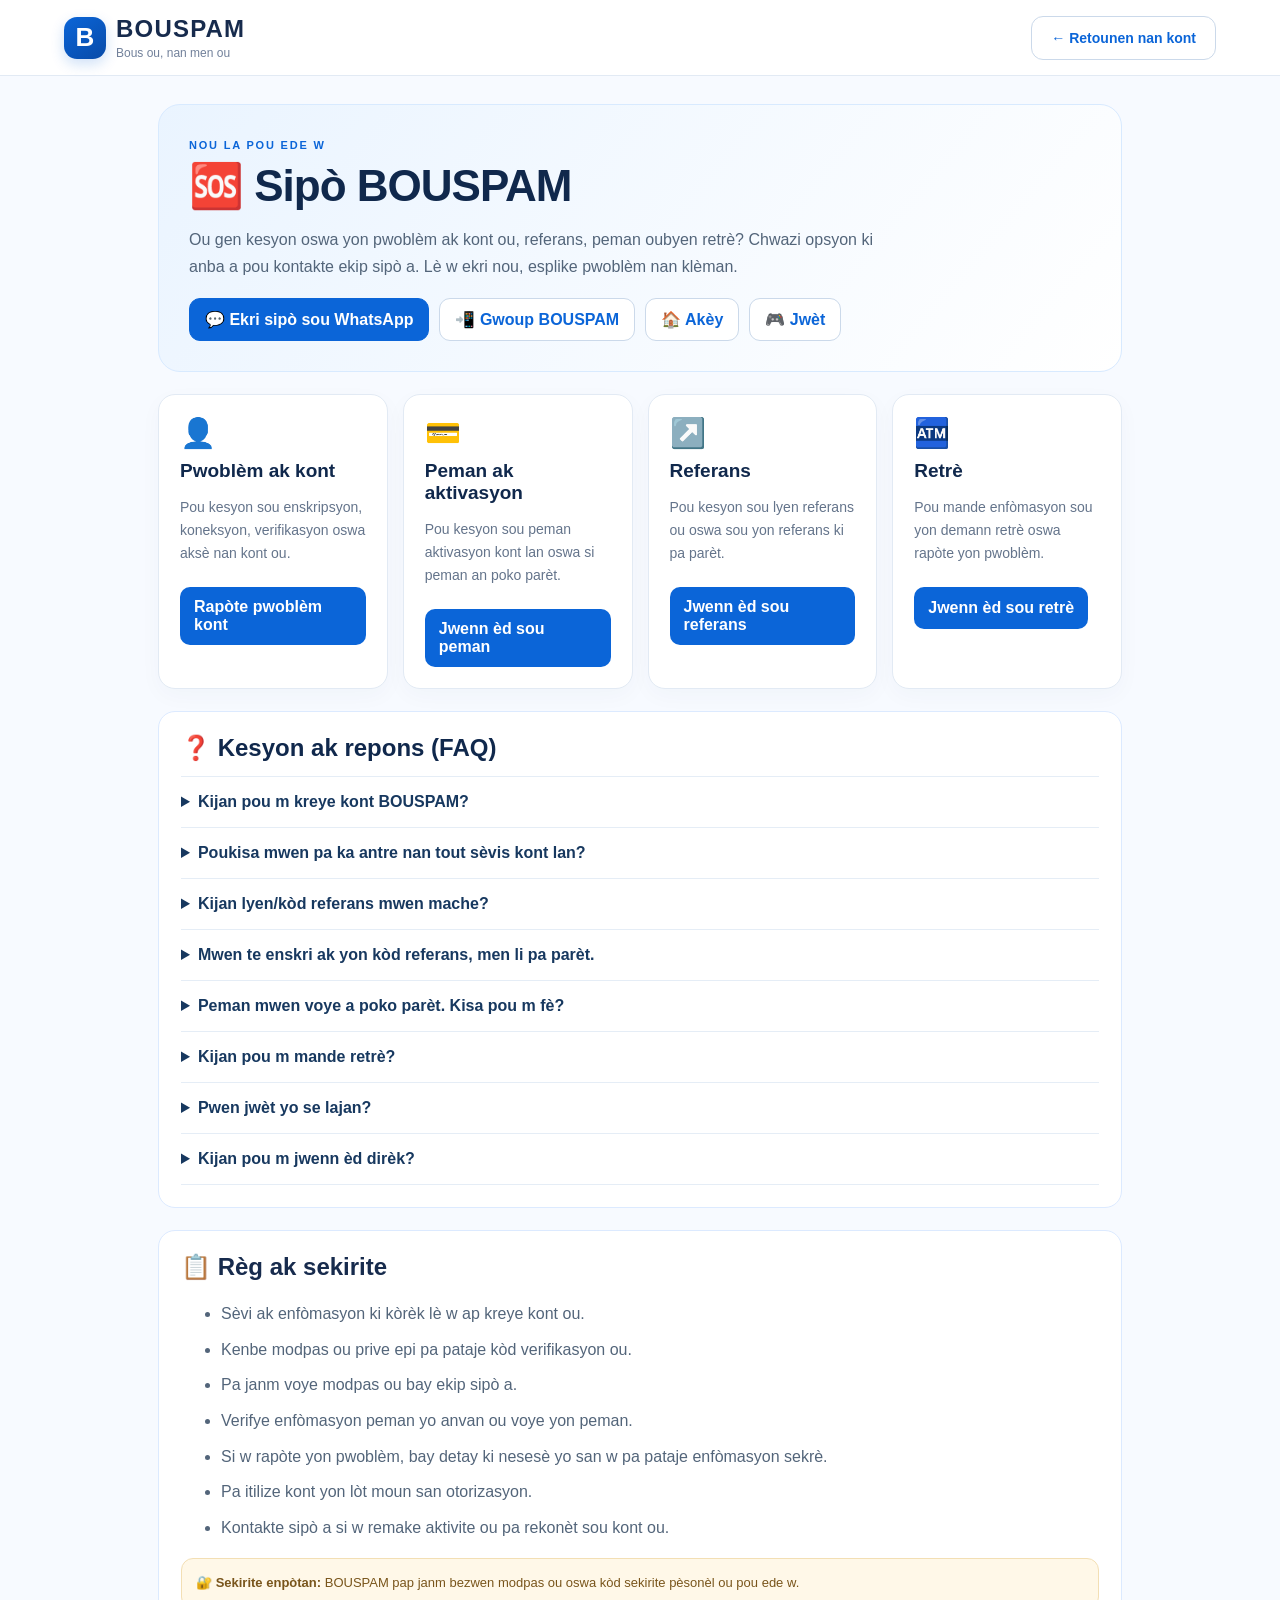
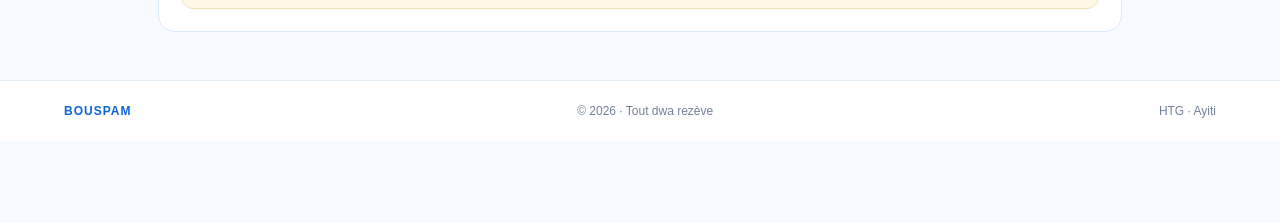
<file: support.html>
<!doctype html>
<html lang="ht">
<head>
  <meta charset="utf-8">
  <meta name="viewport" content="width=device-width, initial-scale=1">
  <meta name="theme-color" content="#0b65d8">
  <meta name="description" content="Sipò ofisyèl BOUSPAM — èd pou kont, peman ak retrè.">
  <title>Sipò BOUSPAM</title>
  <link rel="stylesheet" href="style.css">
  <style>
    .support-main{max-width:1000px;margin:0 auto;padding:28px 18px 48px}
    .support-hero{padding:30px;border-radius:22px;background:linear-gradient(130deg,#eaf4ff,#fff);border:1px solid #d8eaff}
    .support-hero h1{font-size:clamp(30px,5vw,44px);letter-spacing:-1px;margin:10px 0;color:#10284c}
    .support-hero p{max-width:700px;line-height:1.7;color:#53657a}
    .support-nav{display:flex;gap:10px;flex-wrap:wrap;margin-top:18px}
    .support-nav a{display:inline-flex;align-items:center;justify-content:center;padding:11px 15px;border-radius:11px;text-decoration:none;font-weight:800;border:1px solid #cbd9ea;background:#fff;color:#0b65d8}
    .support-nav a.main-link{background:#0b65d8;color:#fff;border-color:#0b65d8}
    .support-cards{display:grid;grid-template-columns:repeat(auto-fit,minmax(220px,1fr));gap:15px;margin:22px 0}
    .support-card{background:#fff;border:1px solid #e2eaf4;border-radius:17px;padding:21px;box-shadow:0 7px 22px #183d6808}
    .support-card .icon{font-size:29px}
    .support-card h2{font-size:19px;margin:10px 0;color:#10284c}
    .support-card p{font-size:14px;line-height:1.65;color:#64748b}
    .support-card a{display:inline-flex;margin-top:8px;text-decoration:none;align-items:center;justify-content:center;min-height:42px;padding:11px 14px;border-radius:10px;font-weight:800;background:#0b65d8;color:#fff}
    .support-card a.green{background:#168b55}
    .support-rules{padding:22px;border:1px solid #dceaff;border-radius:17px;background:#fff}
    .support-rules h2{margin-top:0}
    .support-rules li{margin:10px 0;line-height:1.6;color:#53657a}

    .support-faq{margin:22px 0;padding:22px;border:1px solid #dceaff;border-radius:17px;background:#fff}
    .support-faq h2{margin:0 0 14px;color:#10284c}
    .support-faq details{border-top:1px solid #e5edf6;padding:13px 0}
    .support-faq details:last-child{border-bottom:1px solid #e5edf6}
    .support-faq summary{cursor:pointer;font-weight:800;color:#17385f;line-height:1.5}
    .support-faq details p{margin:10px 0 0;color:#53657a;line-height:1.7;font-size:14px}
    .support-warning{padding:14px;border-radius:12px;background:#fff8e8;border:1px solid #f3dfb4;color:#79551b;line-height:1.6;margin-top:18px;font-size:13px}
    @media(max-width:520px){.support-hero{padding:22px}.support-main{padding:18px 13px 35px}.support-nav a{flex:1}}
  </style>
</head>
<body>
  <header class="topbar">
    <div class="brand"><div class="brand-mark">B</div><div><b>BOUSPAM</b><small>Bous ou, nan men ou</small></div></div>
    <a class="btn outline" href="compte.html" style="text-decoration:none">← Retounen nan kont</a>
  </header>
  <main class="support-main">
    <section class="support-hero">
      <span class="eyebrow">NOU LA POU EDE W</span>
      <h1>🆘 Sipò BOUSPAM</h1>
      <p>Ou gen kesyon oswa yon pwoblèm ak kont ou, referans, peman oubyen retrè? Chwazi opsyon ki anba a pou kontakte ekip sipò a. Lè w ekri nou, esplike pwoblèm nan klèman.</p>
      <div class="support-nav">
        <a class="main-link" href="https://wa.me/50948458535" target="_blank" rel="noopener noreferrer">💬 Ekri sipò sou WhatsApp</a>
        <a href="https://chat.whatsapp.com/GeUmA1RwVjfGuU44iRMWtM?mode=gi_t" target="_blank" rel="noopener noreferrer">📲 Gwoup BOUSPAM</a>
        <a href="index.html">🏠 Akèy</a>
        <a href="jeux.html">🎮 Jwèt</a>
      </div>
    </section>

    <section class="support-cards" aria-label="Opsyon sipò">
      <article class="support-card"><div class="icon">👤</div><h2>Pwoblèm ak kont</h2><p>Pou kesyon sou enskripsyon, koneksyon, verifikasyon oswa aksè nan kont ou.</p><a href="https://wa.me/50948458535?text=Bonjou%20sip%C3%B2%20BOUSPAM%2C%20mwen%20gen%20yon%20pwobl%C3%A8m%20ak%20kont%20mwen." target="_blank" rel="noopener noreferrer">Rapòte pwoblèm kont</a></article>
      <article class="support-card"><div class="icon">💳</div><h2>Peman ak aktivasyon</h2><p>Pou kesyon sou peman aktivasyon kont lan oswa si peman an poko parèt.</p><a href="https://wa.me/50948458535?text=Bonjou%20sip%C3%B2%20BOUSPAM%2C%20mwen%20bezwen%20%C3%A8d%20sou%20yon%20peman%20oswa%20aktivasyon." target="_blank" rel="noopener noreferrer">Jwenn èd sou peman</a></article>
      <article class="support-card"><div class="icon">↗️</div><h2>Referans</h2><p>Pou kesyon sou lyen referans ou oswa sou yon referans ki pa parèt.</p><a href="https://wa.me/50948458535?text=Bonjou%20sip%C3%B2%20BOUSPAM%2C%20mwen%20bezwen%20%C3%A8d%20sou%20referans%20mwen." target="_blank" rel="noopener noreferrer">Jwenn èd sou referans</a></article>
      <article class="support-card"><div class="icon">🏧</div><h2>Retrè</h2><p>Pou mande enfòmasyon sou yon demann retrè oswa rapòte yon pwoblèm.</p><a href="https://wa.me/50948458535?text=Bonjou%20sip%C3%B2%20BOUSPAM%2C%20mwen%20bezwen%20%C3%A8d%20sou%20yon%20retr%C3%A8." target="_blank" rel="noopener noreferrer">Jwenn èd sou retrè</a></article>
    </section>


    <section class="support-faq" aria-label="Kesyon ak repons sou BOUSPAM">
      <h2>❓ Kesyon ak repons (FAQ)</h2>
      <details><summary>Kijan pou m kreye kont BOUSPAM?</summary><p>Peze “Kreye kont”, ranpli non, imèl ak modpas ou, epi swiv enstriksyon verifikasyon imèl la si li parèt.</p></details>
      <details><summary>Poukisa mwen pa ka antre nan tout sèvis kont lan?</summary><p>Kèk sèvis mande pou kont lan aktive. Tcheke estati kont ou nan espas pèsonèl ou epi suiv enstriksyon aktivasyon ki parèt la.</p></details>
      <details><summary>Kijan lyen/kòd referans mwen mache?</summary><p>Pataje lyen pèsonèl ou. Li mennen zanmi an nan paj enskripsyon an epi kòd referans lan antre otomatikman. Referans lan dwe verifye selon kondisyon BOUSPAM yo.</p></details>
      <details><summary>Mwen te enskri ak yon kòd referans, men li pa parèt.</summary><p>Asire kòd la te antre nan fòm enskripsyon an. Si li toujou pa parèt apre ou fin konekte, kontakte sipò sou WhatsApp epi bay imèl kont ou a—pa voye modpas ou.</p></details>
      <details><summary>Peman mwen voye a poko parèt. Kisa pou m fè?</summary><p>Kenbe referans tranzaksyon an, verifye enfòmasyon ou te soumèt yo, epi kontakte sipò pou yo verifye peman an. Pa pataje PIN NatCash ou.</p></details>
      <details><summary>Kijan pou m mande retrè?</summary><p>Antre nan kont ou, gade si opsyon retrè disponib, epi swiv etap ki parèt yo. Si demann lan anreta oswa ou wè yon erè, kontakte sipò ak detay demann lan.</p></details>
      <details><summary>Pwen jwèt yo se lajan?</summary><p>Pwen jwèt ak balans HTG se de bagay diferan. Gade kondisyon ki afiche pou sèvis/jwèt ou ap itilize a; pa sipoze pwen yo se lajan kach.</p></details>
      <details><summary>Kijan pou m jwenn èd dirèk?</summary><p>Peze bouton “Ekri sipò sou WhatsApp” anlè paj sa a epi eksplike pwoblèm nan. Pa voye modpas, PIN, oswa kòd sekirite.</p></details>
    </section>

    <section class="support-rules">
      <h2>📋 Règ ak sekirite</h2>
      <ul>
        <li>Sèvi ak enfòmasyon ki kòrèk lè w ap kreye kont ou.</li>
        <li>Kenbe modpas ou prive epi pa pataje kòd verifikasyon ou.</li>
        <li>Pa janm voye modpas ou bay ekip sipò a.</li>
        <li>Verifye enfòmasyon peman yo anvan ou voye yon peman.</li>
        <li>Si w rapòte yon pwoblèm, bay detay ki nesesè yo san w pa pataje enfòmasyon sekrè.</li>
        <li>Pa itilize kont yon lòt moun san otorizasyon.</li>
        <li>Kontakte sipò a si w remake aktivite ou pa rekonèt sou kont ou.</li>
      </ul>
      <div class="support-warning">🔐 <strong>Sekirite enpòtan:</strong> BOUSPAM pap janm bezwen modpas ou oswa kòd sekirite pèsonèl ou pou ede w.</div>
    </section>
  </main>
  <footer><b>BOUSPAM</b><span>© 2026 · Tout dwa rezève</span><span>HTG · Ayiti</span></footer>
</body>
</html>
</file>
<file: style.css>
:root{--blue:#0b65d8;--blue2:#084ba8;--navy:#10284c;--pale:#eef6ff;--text:#172b4d;--muted:#71809a;--line:#e2eaf4;--white:#fff;--green:#14a878}
*{box-sizing:border-box}html{scroll-behavior:smooth}body{margin:0;background:#f7faff;color:var(--text);font-family:Inter,-apple-system,BlinkMacSystemFont,"Segoe UI",sans-serif}
.topbar{min-height:76px;background:#fff;display:flex;align-items:center;justify-content:space-between;padding:0 max(5vw,20px);border-bottom:1px solid var(--line)}
.brand{display:flex;align-items:center;gap:10px}.brand-mark{height:42px;width:42px;display:grid;place-items:center;background:linear-gradient(145deg,var(--blue),#47a5ff);color:white;border-radius:13px;font-size:24px;font-weight:900;box-shadow:0 8px 18px #0b65d833}.brand b{display:block;font-size:18px;letter-spacing:1.2px}.brand small{display:block;color:var(--muted);font-size:11px;margin-top:3px}.lang-btn{border:1px solid var(--line);background:white;padding:10px 14px;border-radius:10px;color:var(--text);font-weight:700}
main{max-width:1100px;margin:0 auto;padding:30px 22px 50px}.welcome{display:grid;grid-template-columns:1.2fr .8fr;gap:34px;align-items:center;padding:50px 5%;background:linear-gradient(125deg,#eaf4ff,#fff 68%);border:1px solid #dcecff;border-radius:28px;overflow:hidden;position:relative}.welcome:after{content:"";position:absolute;width:300px;height:300px;border-radius:50%;background:#cce5ff55;right:-110px;top:-130px}.hero-copy,.hero-card{position:relative;z-index:1}.eyebrow{font-size:11px;letter-spacing:1.8px;font-weight:800;color:var(--blue)}h1{font-size:clamp(38px,5vw,60px);line-height:1.06;letter-spacing:-2px;margin:15px 0;color:var(--navy)}h1 span{color:var(--blue)}.hero-copy p{font-size:16px;line-height:1.7;color:var(--muted);max-width:470px}.hero-actions{display:flex;gap:12px;margin-top:25px}.btn{border:0;border-radius:12px;padding:13px 19px;font-weight:800;cursor:pointer;font-size:14px;transition:.2s}.btn:hover{transform:translateY(-1px)}.btn:disabled{opacity:.55;cursor:not-allowed;transform:none}.primary{background:var(--blue);color:white;box-shadow:0 8px 18px #0b65d82b}.primary:hover{background:var(--blue2)}.outline{background:white;border:1px solid #cbd9ea;color:var(--blue)}.hero-card{background:linear-gradient(135deg,#0b65d8,#073c8d);color:white;border-radius:23px;padding:27px;min-height:205px;box-shadow:0 20px 45px #074da633;transform:rotate(2deg)}.card-top,.card-bottom{display:flex;justify-content:space-between;align-items:center;font-size:13px;color:#dcecff}.live-dot{color:#65f0b8}.fake-balance{font-size:34px;font-weight:800;letter-spacing:3px;margin:30px 0}.fake-balance small{font-size:13px;letter-spacing:0}.card-bottom{border-top:1px solid #ffffff33;padding-top:15px}
.features{display:grid;grid-template-columns:repeat(3,1fr);gap:16px;margin:22px 0 30px}.features article{background:white;border:1px solid var(--line);padding:22px;border-radius:18px;box-shadow:0 5px 20px #183d6805}.feature-icon{height:42px;width:42px;display:grid;place-items:center;border-radius:13px;background:var(--pale);font-size:21px}.features h3{margin:15px 0 6px}.features p{margin:0;color:var(--muted);font-size:14px;line-height:1.5}.form-panel,.dashboard{background:#fff;border:1px solid var(--line);border-radius:22px;padding:25px;max-width:850px;margin:24px auto;box-shadow:0 12px 30px #163f6b0a}.panel-heading,.dash-heading{display:flex;justify-content:space-between;align-items:center;margin-bottom:22px}.panel-heading h2,.dash-heading h2{margin:7px 0 0;font-size:25px}.close{border:0;background:#f0f5fb;border-radius:10px;width:36px;height:36px;font-size:25px;color:var(--muted);cursor:pointer}form{display:grid;gap:15px}label{display:grid;gap:7px;font-size:13px;font-weight:700}input,textarea{width:100%;padding:13px 14px;border:1px solid #d7e2ef;border-radius:11px;font:inherit;outline:none}input:focus,textarea:focus{border-color:var(--blue);box-shadow:0 0 0 3px #0b65d817}textarea{min-height:75px;resize:vertical}.full{width:100%;margin-top:4px}.form-note{font-size:12px;line-height:1.5;color:var(--muted);margin:0}.hidden{display:none!important}.balance-card{padding:23px;border-radius:17px;background:linear-gradient(120deg,#0b65d8,#0a4da9);color:white;display:grid;gap:8px}.balance-card>span:first-child{font-size:13px;color:#d9eaff}.balance-card strong{font-size:35px}.balance-card small{font-size:13px}.muted{font-size:12px;color:#d9eaff}.dash-actions{display:flex;gap:12px;margin:17px 0}.notice{padding:14px;border-radius:12px;background:#fff8e8;color:#79551b;border:1px solid #f3dfb4;font-size:13px;line-height:1.6;margin:18px 0}.activity{padding:18px;border:1px solid var(--line);border-radius:12px;font-size:13px;color:var(--muted)}.empty{text-align:center}.admin-info{display:flex;align-items:center;gap:14px;background:#f0f6ff;border:1px solid #d9eaff;padding:18px;border-radius:16px;margin-top:28px}.admin-icon{font-size:25px}.admin-info b{font-size:14px}.admin-info p{margin:5px 0 0;color:var(--muted);font-size:13px;line-height:1.5}footer{display:flex;justify-content:space-between;gap:12px;flex-wrap:wrap;padding:23px max(5vw,20px);background:#fff;border-top:1px solid var(--line);font-size:12px;color:var(--muted)}footer b{color:var(--blue);letter-spacing:1px}.toast{position:fixed;left:50%;bottom:25px;transform:translate(-50%,20px);background:#122b4c;color:white;padding:13px 18px;border-radius:12px;box-shadow:0 10px 30px #0002;opacity:0;pointer-events:none;transition:.25s;max-width:90vw;font-size:13px;z-index:9}.toast.show{opacity:1;transform:translate(-50%,0)}
.brand img{width:150px!important;height:65px!important;object-fit:contain;display:block}.brand{display:flex;align-items:center;gap:12px}.brand b{font-size:24px;font-weight:800}.brand small{display:block;font-size:14px}
.activity-row{padding:10px 0;border-bottom:1px solid var(--line);line-height:1.6}.activity-row:last-child{border-bottom:0}.activity-row small{display:block;color:var(--muted)}
/* Jwèt BOUSPAM */
.games-section{margin:28px 0;padding:22px;border:1px solid #dceaff;border-radius:22px;background:linear-gradient(145deg,#f5f9ff,#fff)}
.games-heading{display:flex;justify-content:space-between;align-items:center;gap:15px}.games-heading h2{margin:7px 0;font-size:26px}.games-heading p{margin:0;color:var(--muted);font-size:14px}.points-pill{white-space:nowrap;background:#fff5d7;color:#7a5700;border:1px solid #f3df9b;border-radius:999px;padding:10px 14px;font-weight:900}.games-warning{margin:18px 0;padding:12px 14px;background:#fff8e8;border:1px solid #f3dfb4;border-radius:12px;color:#79551b;font-size:12px;line-height:1.6}.games-grid{display:grid;grid-template-columns:repeat(4,minmax(0,1fr));gap:12px}.game-card{display:flex;flex-direction:column;align-items:flex-start;gap:8px;text-align:left;min-height:135px;padding:16px;border:1px solid var(--line);background:#fff;border-radius:16px;cursor:pointer;color:var(--text);transition:.2s}.game-card:hover{transform:translateY(-3px);border-color:#9cc9ff;box-shadow:0 10px 22px #0b65d812}.game-card>span{font-size:28px}.game-card b{font-size:14px}.game-card small{font-size:12px;color:var(--muted);line-height:1.4}.game-play{margin-top:18px;padding:20px;border:1px solid #cfe2fb;background:#fff;border-radius:18px}.game-play-head{display:flex;align-items:center;justify-content:space-between;gap:12px;margin-bottom:14px}.game-play-head h3{margin:0;font-size:20px}.game-play p{line-height:1.6}.game-feedback{min-height:20px;color:var(--blue);font-weight:700;font-size:13px}.game-form{max-width:500px;margin:14px 0}.game-options{display:flex;gap:10px;flex-wrap:wrap;margin:12px 0}.roulette-wheel{font-size:70px;margin:14px 0;animation:wheelFloat 2s ease-in-out infinite alternate}@keyframes wheelFloat{from{transform:rotate(-8deg)}to{transform:rotate(8deg)}}.ttt-board{display:grid;grid-template-columns:repeat(3,76px);gap:7px;margin:15px 0}.ttt-cell{height:76px;border:1px solid #cfe0f4;border-radius:12px;background:#f4f8ff;font-size:30px;font-weight:900;color:var(--blue);cursor:pointer}.mystery-card{display:flex;flex-direction:column;align-items:center;gap:8px;padding:15px;min-width:90px;border:1px solid #cfe0f4;background:#f5f9ff;border-radius:14px;font-size:30px;cursor:pointer}.mystery-card small{font-size:11px;color:var(--muted)}.hidden-grid{display:grid;grid-template-columns:repeat(3,64px);gap:8px;margin:15px 0}.hidden-item{height:64px;border:1px solid #d2e3f7;border-radius:12px;background:#f4f8ff;font-size:26px;cursor:pointer}.target-symbol{font-size:24px}.word-mask{font-size:24px;letter-spacing:5px;font-weight:900;color:var(--blue)}.race-question{font-size:28px;font-weight:900;color:var(--navy)}#raceClock{display:inline-grid;place-items:center;width:32px;height:32px;border-radius:50%;background:#eaf4ff;color:var(--blue)}#friendOutput{margin:12px 0}.referral-card{padding:18px;border:1px solid var(--line);border-radius:16px;margin:22px 0}.referral-link-row{display:grid;grid-template-columns:minmax(0,1fr) auto;gap:8px;margin-top:8px}.referral-card .muted{color:var(--muted)}.referral-card .notice{margin-bottom:0}
@media(max-width:850px){.games-grid{grid-template-columns:repeat(3,minmax(0,1fr))}}
@media(max-width:720px){.topbar{min-height:68px}.welcome{grid-template-columns:1fr;padding:32px 23px;gap:25px}.hero-card{transform:none;min-height:180px}.features{grid-template-columns:1fr;gap:12px}.features article{display:grid;grid-template-columns:44px 1fr;column-gap:12px;align-items:center;padding:16px}.features h3{margin:0}.features p{grid-column:2}.feature-icon{grid-row:1/3}.dash-actions{flex-direction:column}.dash-heading{align-items:flex-start;gap:10px}.form-panel,.dashboard{padding:20px}main{padding:20px 14px 35px}.games-grid{grid-template-columns:repeat(2,minmax(0,1fr))}.games-section{padding:15px}.games-heading{align-items:flex-start;flex-direction:column}.referral-link-row{grid-template-columns:1fr}.ttt-board{grid-template-columns:repeat(3,minmax(55px,76px))}.ttt-cell{height:65px}}
@media(max-width:390px){.games-grid{grid-template-columns:1fr}.game-card{min-height:105px}.hero-actions{flex-wrap:wrap}}

/* BOUSPAM — paj enskripsyon apa ak paj dakèy ki pi kout */
.btn{display:inline-flex;align-items:center;justify-content:center;text-decoration:none}
.compact-features{margin:16px 0 0;gap:12px}
.compact-features article{padding:15px 17px;display:grid;grid-template-columns:42px 1fr;column-gap:11px;align-items:center;box-shadow:none}
.compact-features .feature-icon{grid-row:1/3}
.compact-features h3{margin:0;font-size:14px}
.compact-features p{grid-column:2;font-size:12px}
.auth-page{min-height:100vh;display:flex;flex-direction:column;background:linear-gradient(180deg,#f0f6ff 0%,#fbfdff 48%,#f7faff 100%)}
.brand-link{color:inherit;text-decoration:none}
.auth-main{width:100%;max-width:600px;margin:0 auto;padding:26px 18px 44px;flex:1}
.back-link{display:inline-block;color:var(--blue);font-size:13px;font-weight:800;text-decoration:none;margin:0 0 15px}
.auth-card{max-width:none;margin:0;padding:clamp(22px,5vw,34px);border-radius:24px;box-shadow:0 18px 55px #123d6d12}
.auth-intro{margin-bottom:22px}
.auth-title{font-size:clamp(28px,6vw,36px);letter-spacing:-1px;line-height:1.15;color:var(--navy);margin:10px 0}
.auth-intro p{color:var(--muted);font-size:14px;line-height:1.6;margin:0}
.auth-card form{gap:14px}
.auth-switch{font-size:13px;color:var(--muted);text-align:center;margin:18px 0 0}
.auth-switch a{color:var(--blue);font-weight:800;text-decoration:none}
.auth-assurance{display:flex;align-items:center;justify-content:center;gap:9px;color:var(--muted);font-size:12px;line-height:1.5;text-align:center;margin:18px 5px 0}
.auth-page footer{margin-top:auto}
@media(max-width:720px){.compact-features{grid-template-columns:1fr 1fr;gap:8px}.compact-features article{padding:12px}.compact-features article:last-child{grid-column:1/-1}.auth-main{padding-top:18px}.auth-card{padding:22px 18px}}


/* BOUSPAM: ba navigasyon anba ak bouton Sipò flotan */
.bottom-nav{position:fixed;z-index:30;left:50%;bottom:0;transform:translateX(-50%);width:min(100%,560px);display:grid;grid-template-columns:repeat(3,1fr);gap:4px;padding:8px 12px calc(8px + env(safe-area-inset-bottom));background:rgba(255,255,255,.97);border:1px solid #dce8f7;border-bottom:0;border-radius:18px 18px 0 0;box-shadow:0 -8px 28px #123d6d14;backdrop-filter:blur(12px)}
.bottom-nav-item{min-height:52px;display:flex;flex-direction:column;align-items:center;justify-content:center;gap:3px;border:0;border-radius:12px;background:transparent;color:#6d7d96;text-decoration:none;font:inherit;cursor:pointer}
.bottom-nav-item>span{font-size:21px;line-height:1.1}.bottom-nav-item small{font-size:11px;font-weight:800}.bottom-nav-item.is-active{color:var(--blue);background:#eaf4ff}
.support-float{position:fixed;right:max(16px,calc((100vw - 1100px)/2));bottom:88px;z-index:31;display:inline-flex;align-items:center;gap:9px;padding:12px 17px;border-radius:999px;background:linear-gradient(135deg,#0b65d8,#084ba8);color:#fff;text-decoration:none;font-size:14px;font-weight:800;box-shadow:0 9px 25px #0b65d84a;border:2px solid #fff;transition:transform .2s,box-shadow .2s}
.support-float:hover{transform:translateY(-2px);box-shadow:0 12px 28px #0b65d85c}.support-float-icon{display:grid;place-items:center;width:27px;height:27px;border-radius:50%;background:#ffffff25;font-size:16px}
body{padding-bottom:78px}footer{margin-bottom:4px}
@media(min-width:721px){.bottom-nav{bottom:12px;border:1px solid #dce8f7;border-radius:18px}.support-float{bottom:92px}}
@media(max-width:720px){.bottom-nav{width:100%;border-radius:18px 18px 0 0}.support-float{right:14px;bottom:88px;padding:11px 15px}.support-float>span:last-child{font-size:13px}body{padding-bottom:82px}}


/* BOUSPAM navigation polish: support the markup used by the page HTML */
.bouspam-nav .bottom-link{min-height:52px;display:flex;flex-direction:column;align-items:center;justify-content:center;gap:3px;border:0;border-radius:12px;background:transparent;color:#6d7d96;text-decoration:none;font:inherit;cursor:pointer}
.bouspam-nav .bottom-link>span{font-size:21px;line-height:1.1}
.bouspam-nav .bottom-link small{font-size:11px;font-weight:800}
.bouspam-nav .bottom-link.active{color:var(--blue);background:#eaf4ff}
body:has(.bouspam-nav){padding-bottom:calc(88px + env(safe-area-inset-bottom))}
@media(max-width:520px){.bouspam-nav{width:100%;border-radius:16px 16px 0 0;padding-left:8px;padding-right:8px}.bouspam-nav .bottom-link{min-height:50px}}

/* BOUSPAM responsive polish: mobile-first home */
html, body { max-width:100%; overflow-x:hidden; }
.topbar { width:100%; box-sizing:border-box; gap:12px; }
.brand { min-width:0; display:flex; align-items:center; gap:10px; }
.brand-mark { display:grid; place-items:center; width:42px; height:42px; flex:0 0 42px; border-radius:13px; color:#fff; font-weight:900; font-size:26px; background:linear-gradient(145deg,#0b65d8,#084ba8); box-shadow:0 5px 14px #0b65d833; }
.brand small { font-size:12px; }
.home-page { width:100%; max-width:1100px; box-sizing:border-box; }
.welcome, .features, .quick-links { min-width:0; }
.hero-copy, .hero-card { min-width:0; }
.hero-actions { flex-wrap:wrap; }
.quick-card { min-width:0; overflow-wrap:anywhere; }
@media (max-width:720px) {
  main.page-shell { padding:18px 14px 110px !important; }
  .welcome { grid-template-columns:minmax(0,1fr) !important; gap:18px !important; padding:26px 20px !important; border-radius:22px !important; }
  h1 { font-size:clamp(34px,9vw,44px) !important; letter-spacing:-1.2px !important; overflow-wrap:normal; }
  .hero-copy p { font-size:15px; line-height:1.55; }
  .hero-actions { display:grid !important; grid-template-columns:1fr 1fr; gap:9px !important; }
  .hero-actions .btn { text-align:center; padding:12px 10px; }
  .hero-actions .btn:last-child { grid-column:1/-1; }
  .hero-card { padding:18px !important; }
  .features { grid-template-columns:1fr !important; gap:10px !important; }
  .features article { padding:16px !important; }
  .quick-links { grid-template-columns:1fr !important; gap:10px !important; }
  .group-float { right:12px !important; bottom:145px !important; padding:8px 11px !important; font-size:12px !important; }
  .support-float { right:12px !important; bottom:92px !important; padding:8px 11px !important; font-size:12px !important; }
  .bottom-nav { width:100% !important; max-width:100% !important; }
}

/* Aide referans rouge + messages d’inscription visibles au-dessus des boutons flottants */
.referral-helper{color:#c62828!important;font-size:12px;line-height:1.45;font-weight:700}
.signup-feedback{display:none;margin:0;padding:12px 14px;border:1px solid #b7dfc5;border-radius:12px;background:#effaf2;color:#126b36;font-size:14px;font-weight:800;line-height:1.5}
.signup-feedback.show{display:block}
.toast{z-index:100;bottom:calc(105px + env(safe-area-inset-bottom));}
@media(max-width:720px){.toast{left:12px;right:12px;max-width:none;width:auto;transform:translateY(20px);bottom:calc(105px + env(safe-area-inset-bottom))}.toast.show{transform:translateY(0)}}


/* BOUSPAM refresh: blue bottom navigation + moving welcome ticker */
.bouspam-welcome-ticker{position:relative;z-index:5;overflow:hidden;width:100%;background:linear-gradient(100deg,#073c8d,#0b65d8 50%,#0875e8);color:#fff;border-bottom:1px solid #72b7ff;box-shadow:0 5px 16px #0b65d81c}
.bouspam-ticker-track{display:flex;min-height:42px;align-items:center;white-space:nowrap;overflow:hidden}
.bouspam-ticker-track span{display:inline-block;padding-left:100%;font-weight:900;font-size:13px;letter-spacing:.35px;animation:bouspamTicker 24s linear infinite}
@keyframes bouspamTicker{from{transform:translateX(0)}to{transform:translateX(-100%)}}
.bouspam-welcome-ticker:hover .bouspam-ticker-track span{animation-play-state:paused}
.bottom-nav.bouspam-nav{background:linear-gradient(145deg,#0a4eaa,#0b65d8 58%,#084ba8)!important;border:1px solid #4a9aff!important;border-bottom:0!important;box-shadow:0 -8px 28px #073c8d30!important;backdrop-filter:blur(12px)}
.bouspam-nav .bottom-link{color:#d9eaff!important;background:transparent!important;transition:background .2s,transform .2s,color .2s}
.bouspam-nav .bottom-link .nav-icon{display:grid;place-items:center;width:31px;height:29px;border-radius:10px;background:#ffffff17;transition:background .2s,transform .2s}
.bouspam-nav .bottom-link .nav-icon svg{width:22px;height:22px;fill:none;stroke:currentColor;stroke-width:1.8;stroke-linecap:round;stroke-linejoin:round}
.bouspam-nav .bottom-link small{font-size:11px;font-weight:850;letter-spacing:.2px}
.bouspam-nav .bottom-link.active{color:#fff!important;background:#ffffff20!important;box-shadow:inset 0 0 0 1px #ffffff36}
.bouspam-nav .bottom-link.active .nav-icon{background:#fff;color:#0b65d8;transform:translateY(-2px);box-shadow:0 3px 10px #001e5030}
.bouspam-nav .bottom-link:active{transform:scale(.97)}
@media(prefers-reduced-motion:reduce){.bouspam-ticker-track span{animation:none;padding-left:12px;white-space:normal}.bouspam-ticker-track{min-height:42px}}

/* BOUSPAM requested red bottom navigation with visible labels */
.bottom-nav.bouspam-nav{grid-template-columns:repeat(4,minmax(0,1fr))!important;background:linear-gradient(145deg,#8f0018,#d10d2d 55%,#a30020)!important;border:1px solid #ff7186!important;border-bottom:0!important;box-shadow:0 -8px 28px #75001635!important}
.bouspam-nav .bottom-link{color:#ffe6ea!important;background:transparent!important;min-height:56px!important;gap:4px!important}
.bouspam-nav .bottom-link .nav-icon{display:grid;place-items:center;width:32px;height:29px;border-radius:9px;background:#ffffff20!important}
.bouspam-nav .bottom-link .nav-icon svg{width:22px;height:22px;fill:none;stroke:currentColor;stroke-width:1.9;stroke-linecap:round;stroke-linejoin:round}
.bouspam-nav .bottom-link small{display:block!important;visibility:visible!important;opacity:1!important;color:inherit!important;font-size:12px!important;font-weight:900!important;line-height:1.2;letter-spacing:.15px}
.bouspam-nav .bottom-link.active{color:#fff!important;background:#ffffff24!important;box-shadow:inset 0 0 0 1px #ffffff45!important}
.bouspam-nav .bottom-link.active .nav-icon{background:#fff!important;color:#b00627!important;transform:translateY(-1px)}
@media(max-width:380px){.bouspam-nav .bottom-link small{font-size:11px!important}.bouspam-nav{padding-left:5px!important;padding-right:5px!important;gap:2px!important}}
</file>
